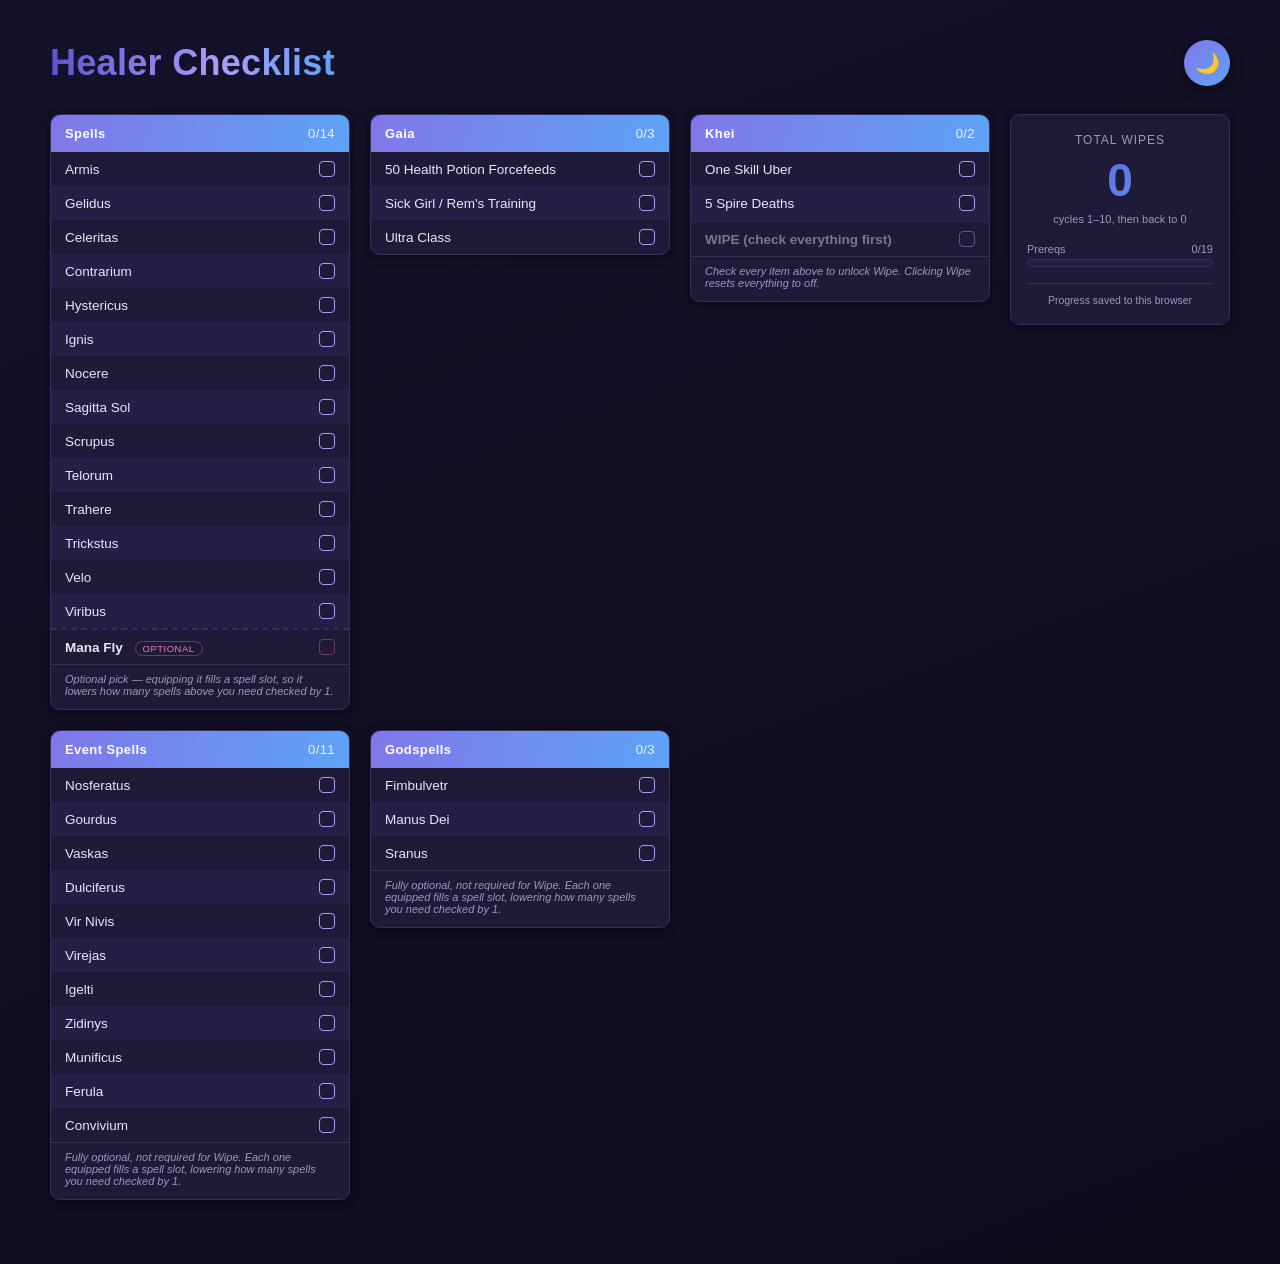
<file: index.html>
<!DOCTYPE html>
<html lang="en">
<head>
<meta charset="UTF-8">
<title>Healer Checklist</title>
<script>
  (function(){
    try{
      var saved = localStorage.getItem("healer-checklist-theme");
      document.documentElement.setAttribute("data-theme", saved === "light" ? "light" : "dark");
    }catch(e){
      document.documentElement.setAttribute("data-theme", "dark");
    }
  })();
</script>
<link rel="stylesheet" href="style.css">
</head>
<body>
<div class="page">
  <div class="top-bar">
    <h1>Healer Checklist</h1>
    <button id="themeToggle" class="theme-toggle" title="Toggle dark / light mode" aria-label="Toggle dark / light mode">
      <span class="icon icon-sun">☀️</span>
      <span class="icon icon-moon">🌙</span>
    </button>
  </div>
  <div class="layout">

    <div class="card card-spells">
      <div class="card-header"><span>Spells</span><span id="spellsCount">0/0</span></div>
      <ul class="rows" id="spellsList"></ul>
      <div class="row optional-row" id="manaFlyRow">
        <span class="label">Mana Fly <em class="badge">optional</em></span>
        <div class="checkbox" id="manaFlyBox"></div>
      </div>
      <div class="hint">Optional pick — equipping it fills a spell slot, so it lowers how many spells above you need checked by 1.</div>
    </div>

    <div class="card card-gaia">
      <div class="card-header"><span>Gaia</span><span id="gaiaCount">0/0</span></div>
      <ul class="rows" id="gaiaList"></ul>
    </div>

    <div class="card card-khei">
      <div class="card-header"><span>Khei</span><span id="kheiCount">0/0</span></div>
      <ul class="rows" id="kheiList"></ul>
      <div class="row wipe-row disabled" id="wipeRow">
        <span class="label">WIPE (check everything first)</span>
        <div class="checkbox" id="wipeBox"></div>
      </div>
      <div class="hint">Check every item above to unlock Wipe. Clicking Wipe resets everything to off.</div>
    </div>

    <div class="counter-card">
      <div class="cap">Total Wipes</div>
      <div class="counter-num" id="wipeCounter">0</div>
      <div class="counter-sub">cycles 1&ndash;10, then back to 0</div>
      <div class="progress-wrap">
        <div class="progress-label"><span>Prereqs</span><span id="progressText">0/0</span></div>
        <div class="bar-bg"><div class="bar-fill" id="progressBar"></div></div>
      </div>
      <div class="save-status" id="saveStatus">Loading...</div>
    </div>

    <div class="card card-event-spells">
      <div class="card-header"><span>Event Spells</span><span id="eventSpellsCount">0/0</span></div>
      <ul class="rows" id="eventSpellsList"></ul>
      <div class="hint">Fully optional, not required for Wipe. Each one equipped fills a spell slot, lowering how many spells you need checked by 1.</div>
    </div>

    <div class="card card-godspells">
      <div class="card-header"><span>Godspells</span><span id="godspellsCount">0/0</span></div>
      <ul class="rows" id="godspellsList"></ul>
      <div class="hint">Fully optional, not required for Wipe. Each one equipped fills a spell slot, lowering how many spells you need checked by 1.</div>
    </div>

  </div>
</div>

<script>
  const spells = [
    ["Armis", false], ["Gelidus", false], ["Celeritas", false], ["Contrarium", false],
    ["Hystericus", false], ["Ignis", false], ["Nocere", false], ["Sagitta Sol", false],
    ["Scrupus", false], ["Telorum", false], ["Trahere", false], ["Trickstus", false],
    ["Velo", false], ["Viribus", false]
  ];
  const gaia = [
    ["50 Health Potion Forcefeeds", false],
    ["Sick Girl / Rem's Training", false],
    ["Ultra Class", false]
  ];
  const khei = [
    ["One Skill Uber", false],
    ["5 Spire Deaths", false]
  ];
  const eventSpells = [
    ["Nosferatus", false],
    ["Gourdus", false],
    ["Vaskas", false],
    ["Dulciferus", false],
    ["Vir Nivis", false],
    ["Virejas", false],
    ["Igelti", false],
    ["Zidinys", false],
    ["Munificus", false],
    ["Ferula", false],
    ["Convivium", false]
  ];
  const godspells = [
    ["Fimbulvetr", false],
    ["Manus Dei", false],
    ["Sranus", false]
  ];

  const BASE_SPELL_SLOTS = spells.length; // 14 - full loadout size
  let manaFly = false;
  let wipeCount = 0;
  const STORAGE_KEY = "healer-checklist-state";
  let saveTimer = null;

  function scheduleSave(){
    clearTimeout(saveTimer);
    setStatus("Saving...");
    saveTimer = setTimeout(saveState, 250);
  }

  function saveState(){
    const state = { spells, gaia, khei, eventSpells, godspells, manaFly, wipeCount };
    try{
      localStorage.setItem(STORAGE_KEY, JSON.stringify(state));
      setStatus("Progress saved");
    }catch(e){
      console.error("Save failed:", e);
      setStatus("Save failed - will retry on next change");
    }
  }

  function loadState(){
    try{
      const raw = localStorage.getItem(STORAGE_KEY);
      if(raw){
        const state = JSON.parse(raw);
        applyLoaded(spells, state.spells);
        applyLoaded(gaia, state.gaia);
        applyLoaded(khei, state.khei);
        applyLoaded(eventSpells, state.eventSpells);
        applyLoaded(godspells, state.godspells);
        if(typeof state.manaFly === "boolean") manaFly = state.manaFly;
        if(typeof state.wipeCount === "number") wipeCount = state.wipeCount;
      }
    }catch(e){
      // no saved state yet for this browser, or parse failed - start fresh
      console.log("No saved state found, starting fresh.");
    }
  }

  function applyLoaded(target, saved){
    if(!Array.isArray(target) || !Array.isArray(saved)) return;
    saved.forEach(([name, checked]) => {
      const match = target.find(i => i[0] === name);
      if(match) match[1] = !!checked;
    });
  }

  function buildList(containerId, items, countId, onToggle){
    const ul = document.getElementById(containerId);
    items.forEach((item, idx) => {
      const li = document.createElement("li");
      li.className = "row" + (item[1] ? " checked" : "");
      li.dataset.idx = idx;
      li.innerHTML = `<span class="label">${item[0]}</span><div class="checkbox"></div>`;
      li.addEventListener("click", () => {
        item[1] = !item[1];
        li.classList.toggle("checked", item[1]);
        refresh();
        scheduleSave();
        if(onToggle) onToggle();
      });
      ul.appendChild(li);
    });
    updateCount(items, countId);
  }

  function updateCount(items, countId){
    const done = items.filter(i => i[1]).length;
    document.getElementById(countId).textContent = `${done}/${items.length}`;
  }

  // how many event spells / godspells / mana fly are eating into the 14 base slots
  function slotsUsedElsewhere(){
    return eventSpells.filter(i => i[1]).length + godspells.filter(i => i[1]).length + (manaFly ? 1 : 0);
  }

  function requiredBaseCount(){
    return Math.max(0, BASE_SPELL_SLOTS - slotsUsedElsewhere());
  }

  function baseCheckedCount(){
    return spells.filter(i => i[1]).length;
  }

  function allChecked(){
    return baseCheckedCount() >= requiredBaseCount()
      && gaia.every(i => i[1])
      && khei.every(i => i[1]);
  }

  function totalPrereqs(){
    return requiredBaseCount() + gaia.length + khei.length;
  }
  function doneCount(){
    const baseDone = Math.min(baseCheckedCount(), requiredBaseCount());
    return baseDone + gaia.filter(i=>i[1]).length + khei.filter(i=>i[1]).length;
  }

  function refresh(){
    const required = requiredBaseCount();
    document.getElementById("spellsCount").textContent = `${baseCheckedCount()}/${required}`;
    updateCount(gaia, "gaiaCount");
    updateCount(khei, "kheiCount");
    updateCount(eventSpells, "eventSpellsCount");
    updateCount(godspells, "godspellsCount");

    const manaFlyRow = document.getElementById("manaFlyRow");
    manaFlyRow.classList.toggle("checked", manaFly);

    const wipeRow = document.getElementById("wipeRow");
    const ready = allChecked();
    wipeRow.classList.toggle("disabled", !ready);
    wipeRow.classList.toggle("ready", ready);

    const done = doneCount();
    const total = totalPrereqs();
    document.getElementById("progressText").textContent = `${done}/${total}`;
    document.getElementById("progressBar").style.width = (total ? (done/total*100) : 100) + "%";
  }

  document.getElementById("manaFlyRow").addEventListener("click", () => {
    manaFly = !manaFly;
    refresh();
    scheduleSave();
  });

  document.getElementById("wipeRow").addEventListener("click", () => {
    if (!allChecked()) return;

    // reset everything (event spells, godspells, and mana fly reset too, since it's a full loadout wipe)
    [...spells, ...gaia, ...khei, ...eventSpells, ...godspells].forEach(item => item[1] = false);
    manaFly = false;
    document.querySelectorAll(".rows .row").forEach(li => li.classList.remove("checked"));
    document.getElementById("manaFlyRow").classList.remove("checked");

    // increment counter, wrap 1-10 -> 0
    wipeCount = wipeCount + 1;
    if (wipeCount > 10) wipeCount = 0;
    const counterEl = document.getElementById("wipeCounter");
    counterEl.textContent = wipeCount;
    counterEl.classList.remove("flash");
    void counterEl.offsetWidth; // restart animation
    counterEl.classList.add("flash");

    refresh();
    scheduleSave();
  });

  const THEME_KEY = "healer-checklist-theme";

  function getTheme(){
    return document.documentElement.getAttribute("data-theme") || "dark";
  }

  document.getElementById("themeToggle").addEventListener("click", () => {
    const next = getTheme() === "dark" ? "light" : "dark";
    document.documentElement.setAttribute("data-theme", next);
    try{ localStorage.setItem(THEME_KEY, next); }catch(e){ /* ignore */ }
  });

  function setStatus(text){
    const el = document.getElementById("saveStatus");
    if(el) el.textContent = text;
  }

  function init(){
    setStatus("Loading your progress...");
    loadState();

    buildList("spellsList", spells, "spellsCount");
    buildList("gaiaList", gaia, "gaiaCount");
    buildList("kheiList", khei, "kheiCount");
    buildList("eventSpellsList", eventSpells, "eventSpellsCount");
    buildList("godspellsList", godspells, "godspellsCount");
    document.getElementById("wipeCounter").textContent = wipeCount;
    refresh();
    setStatus("Progress saved to this browser");
  }

  init();
</script>
</body>
</html>
</file>
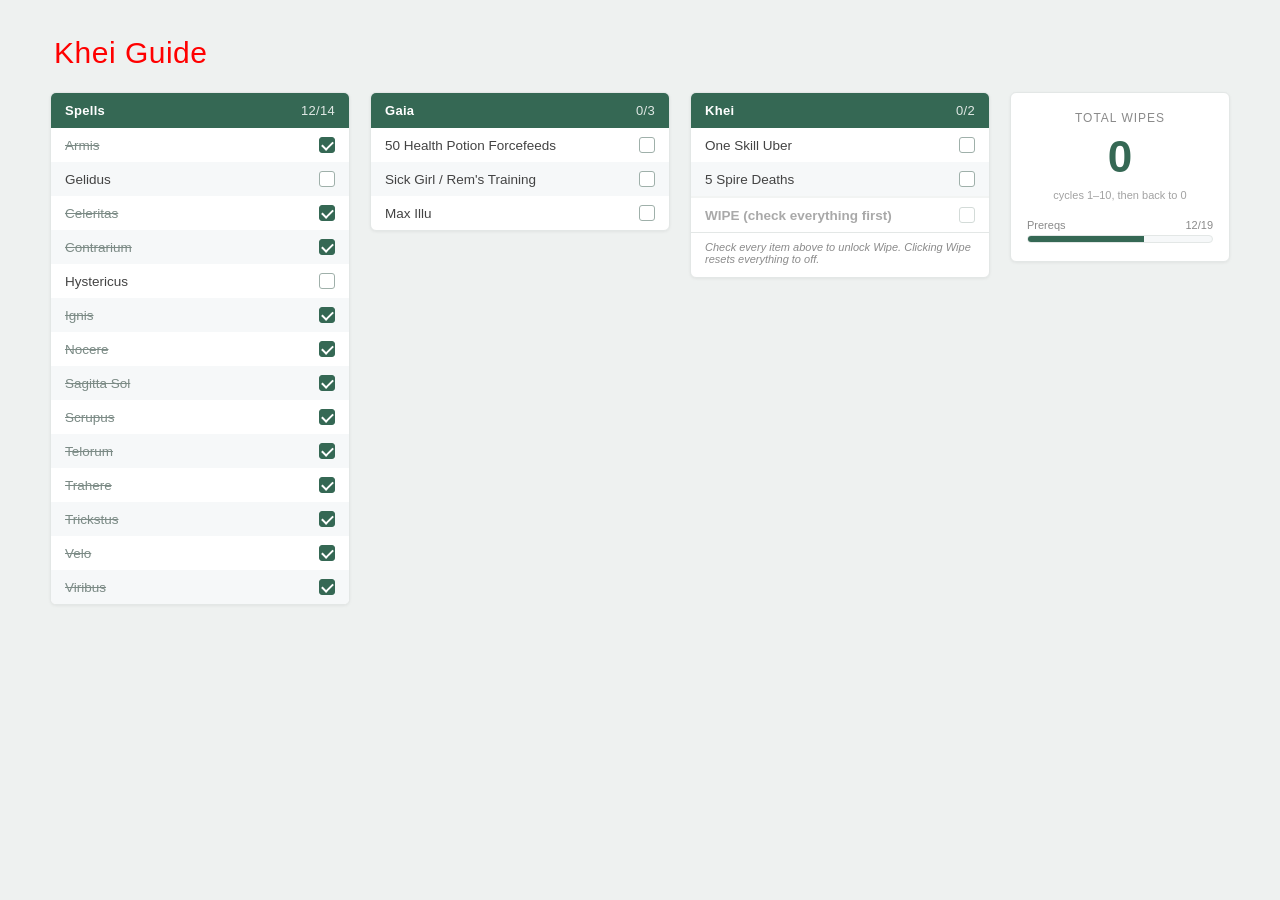
<file: checklist.html>
<!DOCTYPE html>
<html lang="en">
<head>
<meta charset="UTF-8">
<title>Khei Guide</title>
<style>
  :root{
    --teal: #356854;
    --teal-dark: #2a5344;
    --red: #ff0000;
    --gray-text: #434343;
    --stripe: #f6f8f9;
    --border: #e3e7e6;
    --gold: #c8963e;
  }
  *{box-sizing:border-box;}
  body{
    margin:0;
    padding:36px 24px 60px;
    background:#eef1f0;
    font-family: Arial, Helvetica, sans-serif;
    color: var(--gray-text);
    display:flex;
    justify-content:center;
  }
  .page{
    width:100%;
    max-width:1180px;
  }
  h1{
    color:var(--red);
    font-size:30px;
    font-weight:400;
    margin:0 0 22px 4px;
    letter-spacing:0.5px;
  }
  .layout{
    display:grid;
    grid-template-columns: 1fr 1fr 1fr 220px;
    gap:20px;
    align-items:start;
  }
  @media (max-width: 980px){
    .layout{ grid-template-columns: 1fr; }
  }
  .card{
    background:#fff;
    border:1px solid var(--border);
    border-radius:6px;
    overflow:hidden;
    box-shadow: 0 1px 3px rgba(0,0,0,0.06);
  }
  .card-header{
    background:var(--teal);
    color:#fff;
    font-size:13px;
    font-weight:bold;
    letter-spacing:0.3px;
    padding:10px 14px;
    display:flex;
    justify-content:space-between;
  }
  .card-header span:last-child{
    opacity:0.85;
    font-weight:normal;
  }
  ul.rows{
    list-style:none;
    margin:0;
    padding:0;
  }
  .row{
    display:flex;
    align-items:center;
    justify-content:space-between;
    padding:9px 14px;
    font-size:13.5px;
    cursor:pointer;
    user-select:none;
  }
  .row:nth-child(even){ background:var(--stripe); }
  .row:hover{ background:#eaf1ee; }
  .row.checked .label{ color:#7c8b86; text-decoration: line-through; }
  .checkbox{
    width:16px;
    height:16px;
    border:1.5px solid #9fb0aa;
    border-radius:3px;
    flex-shrink:0;
    margin-left:10px;
    position:relative;
    background:#fff;
    transition: background .12s ease, border-color .12s ease;
  }
  .row.checked .checkbox{
    background:var(--teal);
    border-color:var(--teal);
  }
  .row.checked .checkbox::after{
    content:"";
    position:absolute;
    left:4px; top:1px;
    width:5px; height:9px;
    border:solid #fff;
    border-width:0 2px 2px 0;
    transform:rotate(45deg);
  }
  .label{ flex:1; padding-right:8px; }

  /* Wipe row styling */
  .wipe-row{
    border-top:2px solid var(--border);
    font-weight:bold;
  }
  .wipe-row .label{ color:var(--gray-text); }
  .wipe-row.disabled{
    cursor:not-allowed;
    opacity:0.45;
  }
  .wipe-row.disabled:hover{ background:inherit; }
  .wipe-row.ready .checkbox{
    border-color: var(--gold);
  }
  .wipe-row.ready:hover{ background:#fff6e6; }

  .hint{
    font-size:11px;
    padding:8px 14px 12px;
    color:#8a8a8a;
    font-style:italic;
    border-top:1px solid var(--border);
  }

  /* Counter panel */
  .counter-card{
    background:#fff;
    border:1px solid var(--border);
    border-radius:6px;
    padding:18px 16px;
    text-align:center;
    box-shadow: 0 1px 3px rgba(0,0,0,0.06);
  }
  .counter-card .cap{
    font-size:12px;
    text-transform:uppercase;
    letter-spacing:1px;
    color:#8a8a8a;
    margin-bottom:10px;
  }
  .counter-num{
    font-size:44px;
    font-weight:bold;
    color:var(--teal);
    line-height:1;
  }
  .counter-sub{
    font-size:11px;
    color:#a2a2a2;
    margin-top:10px;
  }
  .progress-wrap{
    margin-top:18px;
    text-align:left;
  }
  .progress-label{
    font-size:11px;
    color:#8a8a8a;
    margin-bottom:4px;
    display:flex;
    justify-content:space-between;
  }
  .bar-bg{
    height:8px;
    background:var(--stripe);
    border-radius:4px;
    overflow:hidden;
    border:1px solid var(--border);
  }
  .bar-fill{
    height:100%;
    background:var(--teal);
    width:0%;
    transition: width .2s ease;
  }
  .flash{
    animation: flashpop .5s ease;
  }
  @keyframes flashpop{
    0%{ transform:scale(1); }
    30%{ transform:scale(1.18); color:var(--gold); }
    100%{ transform:scale(1); }
  }
</style>
</head>
<body>
<div class="page">
  <h1>Khei Guide</h1>
  <div class="layout">

    <div class="card">
      <div class="card-header"><span>Spells</span><span id="spellsCount">0/0</span></div>
      <ul class="rows" id="spellsList"></ul>
    </div>

    <div class="card">
      <div class="card-header"><span>Gaia</span><span id="gaiaCount">0/0</span></div>
      <ul class="rows" id="gaiaList"></ul>
    </div>

    <div class="card">
      <div class="card-header"><span>Khei</span><span id="kheiCount">0/0</span></div>
      <ul class="rows" id="kheiList"></ul>
      <div class="row wipe-row disabled" id="wipeRow">
        <span class="label">WIPE (check everything first)</span>
        <div class="checkbox" id="wipeBox"></div>
      </div>
      <div class="hint">Check every item above to unlock Wipe. Clicking Wipe resets everything to off.</div>
    </div>

    <div class="counter-card">
      <div class="cap">Total Wipes</div>
      <div class="counter-num" id="wipeCounter">0</div>
      <div class="counter-sub">cycles 1&ndash;10, then back to 0</div>
      <div class="progress-wrap">
        <div class="progress-label"><span>Prereqs</span><span id="progressText">0/0</span></div>
        <div class="bar-bg"><div class="bar-fill" id="progressBar"></div></div>
      </div>
    </div>

  </div>
</div>

<script>
  const spells = [
    ["Armis", true], ["Gelidus", false], ["Celeritas", true], ["Contrarium", true],
    ["Hystericus", false], ["Ignis", true], ["Nocere", true], ["Sagitta Sol", true],
    ["Scrupus", true], ["Telorum", true], ["Trahere", true], ["Trickstus", true],
    ["Velo", true], ["Viribus", true]
  ];
  const gaia = [
    ["50 Health Potion Forcefeeds", false],
    ["Sick Girl / Rem's Training", false],
    ["Max Illu", false]
  ];
  const khei = [
    ["One Skill Uber", false],
    ["5 Spire Deaths", false]
  ];

  let wipeCount = 0;

  function buildList(containerId, items, countId){
    const ul = document.getElementById(containerId);
    items.forEach((item, idx) => {
      const li = document.createElement("li");
      li.className = "row" + (item[1] ? " checked" : "");
      li.dataset.idx = idx;
      li.innerHTML = `<span class="label">${item[0]}</span><div class="checkbox"></div>`;
      li.addEventListener("click", () => {
        item[1] = !item[1];
        li.classList.toggle("checked", item[1]);
        refresh();
      });
      ul.appendChild(li);
    });
    updateCount(items, countId);
  }

  function updateCount(items, countId){
    const done = items.filter(i => i[1]).length;
    document.getElementById(countId).textContent = `${done}/${items.length}`;
  }

  function allChecked(){
    return spells.every(i => i[1]) && gaia.every(i => i[1]) && khei.every(i => i[1]);
  }

  function totalPrereqs(){
    return spells.length + gaia.length + khei.length;
  }
  function doneCount(){
    return spells.filter(i=>i[1]).length + gaia.filter(i=>i[1]).length + khei.filter(i=>i[1]).length;
  }

  function refresh(){
    updateCount(spells, "spellsCount");
    updateCount(gaia, "gaiaCount");
    updateCount(khei, "kheiCount");

    const wipeRow = document.getElementById("wipeRow");
    const ready = allChecked();
    wipeRow.classList.toggle("disabled", !ready);
    wipeRow.classList.toggle("ready", ready);

    const done = doneCount();
    const total = totalPrereqs();
    document.getElementById("progressText").textContent = `${done}/${total}`;
    document.getElementById("progressBar").style.width = (total ? (done/total*100) : 0) + "%";
  }

  document.getElementById("wipeRow").addEventListener("click", () => {
    if (!allChecked()) return;

    // reset everything
    [...spells, ...gaia, ...khei].forEach(item => item[1] = false);
    document.querySelectorAll(".rows .row").forEach(li => li.classList.remove("checked"));

    // increment counter, wrap 1-10 -> 0
    wipeCount = wipeCount + 1;
    if (wipeCount > 10) wipeCount = 0;
    const counterEl = document.getElementById("wipeCounter");
    counterEl.textContent = wipeCount;
    counterEl.classList.remove("flash");
    void counterEl.offsetWidth; // restart animation
    counterEl.classList.add("flash");

    refresh();
  });

  buildList("spellsList", spells, "spellsCount");
  buildList("gaiaList", gaia, "gaiaCount");
  buildList("kheiList", khei, "kheiCount");
  refresh();
</script>
</body>
</html>
</file>
<file: style.css>
:root,
[data-theme="dark"]{
  --bg-top: #14112a;
  --bg-bottom: #0d0b1c;
  --card-bg: #1e1a37;
  --card-bg-alt: #241f42;
  --text: #e9e6f9;
  --text-muted: #9d97c4;
  --border: #342f57;
  --stripe: #251f45;
  --hover-row: #2c2653;
  --primary: #8177e8;
  --primary-dark: #5e54cf;
  --primary-light: #a89dfb;
  --accent-blue: #5ea3f7;
  --gold: #e6bb70;
  --pink: #ea7cc0;
  --pink-border: #6b3f5c;
  --shadow: rgba(0,0,0,0.35);
}
[data-theme="light"]{
  --bg-top: #eef0fb;
  --bg-bottom: #e7ecfa;
  --card-bg: #ffffff;
  --card-bg-alt: #ffffff;
  --text: #3d3b52;
  --text-muted: #8d89ab;
  --border: #e2dff2;
  --stripe: #f6f5fc;
  --hover-row: #e9e7fb;
  --primary: #4f46c9;
  --primary-dark: #3c35a0;
  --primary-light: #7b71e0;
  --accent-blue: #2f7fe0;
  --gold: #c8963e;
  --pink: #d1418f;
  --pink-border: #f0a8c9;
  --shadow: rgba(79, 70, 201, 0.08);
}

*{box-sizing:border-box;}
html{ transition: background .2s ease; }
body{
  margin:0;
  padding:40px 24px 64px;
  background: linear-gradient(160deg, var(--bg-top), var(--bg-bottom));
  min-height:100vh;
  font-family: 'Segoe UI', 'Helvetica Neue', Arial, sans-serif;
  color: var(--text);
  display:flex;
  justify-content:center;
  transition: background .2s ease, color .2s ease;
}
.page{
  width:100%;
  max-width:1180px;
}
.top-bar{
  display:flex;
  align-items:center;
  justify-content:space-between;
  margin-bottom:28px;
}
h1{
  background: linear-gradient(90deg, var(--primary-dark), var(--primary-light) 60%, var(--accent-blue));
  -webkit-background-clip: text;
  background-clip: text;
  color: transparent;
  font-size:36px;
  font-weight:700;
  margin:0;
  letter-spacing:0.3px;
}
.theme-toggle{
  position:relative;
  width:46px;
  height:46px;
  border-radius:50%;
  background: linear-gradient(135deg, var(--primary), var(--accent-blue));
  border:none;
  cursor:pointer;
  display:flex;
  align-items:center;
  justify-content:center;
  box-shadow: 0 4px 14px var(--shadow);
  transition: transform .2s ease, box-shadow .2s ease;
  flex-shrink:0;
}
.theme-toggle:hover{
  transform: translateY(-2px) scale(1.06);
  box-shadow: 0 6px 20px var(--shadow);
}
.theme-toggle:active{
  transform: scale(0.9);
}
.theme-toggle .icon{
  position:absolute;
  font-size:20px;
  line-height:1;
  transition: opacity .35s ease, transform .45s cubic-bezier(.34,1.56,.64,1);
}
.theme-toggle .icon-moon{
  opacity:1;
  transform: rotate(0deg) scale(1);
}
.theme-toggle .icon-sun{
  opacity:0;
  transform: rotate(90deg) scale(0.4);
}
[data-theme="light"] .theme-toggle .icon-sun{
  opacity:1;
  transform: rotate(0deg) scale(1);
}
[data-theme="light"] .theme-toggle .icon-moon{
  opacity:0;
  transform: rotate(-90deg) scale(0.4);
}

.layout{
  display:grid;
  grid-template-columns: 1fr 1fr 1fr 220px;
  grid-auto-rows: auto;
  gap:20px;
  align-items:start;
}
.card-spells{ grid-column: 1; grid-row: 1; }
.card-gaia{ grid-column: 2; grid-row: 1; }
.card-khei{ grid-column: 3; grid-row: 1; }
.counter-card{ grid-column: 4; grid-row: 1 / span 2; }
.card-event-spells{ grid-column: 1; grid-row: 2; }
.card-godspells{ grid-column: 2; grid-row: 2; }
@media (max-width: 980px){
  .layout{ grid-template-columns: 1fr; }
  .card-spells, .card-gaia, .card-khei, .counter-card, .card-event-spells, .card-godspells{
    grid-column: auto;
    grid-row: auto;
  }
}
.card{
  background: var(--card-bg);
  border:1px solid var(--border);
  border-radius:10px;
  overflow:hidden;
  box-shadow: 0 2px 10px var(--shadow);
  transition: background .2s ease, border-color .2s ease;
}
.card-header{
  background: linear-gradient(100deg, var(--primary), var(--accent-blue));
  color:#fff;
  font-size:13px;
  font-weight:bold;
  letter-spacing:0.4px;
  padding:11px 14px;
  display:flex;
  justify-content:space-between;
}
.card-header span:last-child{
  opacity:0.9;
  font-weight:normal;
}
ul.rows{
  list-style:none;
  margin:0;
  padding:0;
}
.row{
  display:flex;
  align-items:center;
  justify-content:space-between;
  padding:9px 14px;
  font-size:13.5px;
  cursor:pointer;
  user-select:none;
  transition: background .15s ease;
}
.row:nth-child(even){ background:var(--stripe); }
.row:hover{ background:var(--hover-row); }
.row.checked .label{ color: var(--text-muted); text-decoration: line-through; }
.checkbox{
  width:16px;
  height:16px;
  border:1.5px solid var(--primary-light);
  border-radius:4px;
  flex-shrink:0;
  margin-left:10px;
  position:relative;
  background: var(--card-bg);
  transition: background .12s ease, border-color .12s ease;
}
.row.checked .checkbox{
  background: linear-gradient(135deg, var(--primary), var(--accent-blue));
  border-color: var(--primary);
}
.row.checked .checkbox::after{
  content:"";
  position:absolute;
  left:4px; top:1px;
  width:5px; height:9px;
  border:solid #fff;
  border-width:0 2px 2px 0;
  transform:rotate(45deg);
}
.label{ flex:1; padding-right:8px; }

/* Wipe row styling */
.wipe-row{
  border-top:2px solid var(--border);
  font-weight:bold;
}
.wipe-row .label{ color: var(--text); }
.wipe-row.disabled{
  cursor:not-allowed;
  opacity:0.45;
}
.wipe-row.disabled:hover{ background:inherit; }
.wipe-row.ready .checkbox{
  border-color: var(--gold);
}
.wipe-row.ready:hover{ background: color-mix(in srgb, var(--gold) 15%, var(--card-bg)); }

.hint{
  font-size:11px;
  padding:8px 14px 12px;
  color: var(--text-muted);
  font-style:italic;
  border-top:1px solid var(--border);
}

/* Optional rows: Mana Fly, Event Spells, Godspells */
.optional-row{
  border-top:2px dashed var(--border);
  font-weight:bold;
}
.optional-row .checkbox{
  border-color: var(--pink-border);
}
.optional-row.checked .checkbox{
  background: linear-gradient(135deg, var(--pink), var(--pink-border));
  border-color: var(--pink);
}
.badge{
  font-style:normal;
  font-weight:normal;
  font-size:9.5px;
  text-transform:uppercase;
  letter-spacing:0.5px;
  color: var(--pink);
  border:1px solid var(--pink-border);
  border-radius:10px;
  padding:1px 7px;
  margin-left:8px;
}

/* Counter panel */
.counter-card{
  background: var(--card-bg);
  border:1px solid var(--border);
  border-radius:10px;
  padding:18px 16px;
  text-align:center;
  box-shadow: 0 2px 10px var(--shadow);
  transition: background .2s ease, border-color .2s ease;
}
.counter-card .cap{
  font-size:12px;
  text-transform:uppercase;
  letter-spacing:1px;
  color: var(--text-muted);
  margin-bottom:10px;
}
.counter-num{
  font-size:46px;
  font-weight:800;
  background: linear-gradient(135deg, var(--primary-dark), var(--accent-blue));
  -webkit-background-clip: text;
  background-clip: text;
  color: transparent;
  line-height:1;
}
.counter-sub{
  font-size:11px;
  color: var(--text-muted);
  margin-top:10px;
}
.progress-wrap{
  margin-top:18px;
  text-align:left;
}
.progress-label{
  font-size:11px;
  color: var(--text-muted);
  margin-bottom:4px;
  display:flex;
  justify-content:space-between;
}
.bar-bg{
  height:8px;
  background:var(--stripe);
  border-radius:4px;
  overflow:hidden;
  border:1px solid var(--border);
}
.bar-fill{
  height:100%;
  background: linear-gradient(90deg, var(--primary), var(--accent-blue));
  width:0%;
  transition: width .2s ease;
}
.flash{
  animation: flashpop .5s ease;
}
.save-status{
  margin-top:16px;
  font-size:10.5px;
  color: var(--text-muted);
  border-top:1px solid var(--border);
  padding-top:10px;
}
@keyframes flashpop{
  0%{ transform:scale(1); }
  30%{ transform:scale(1.18); color: var(--gold); }
  100%{ transform:scale(1); }
}
</file>
